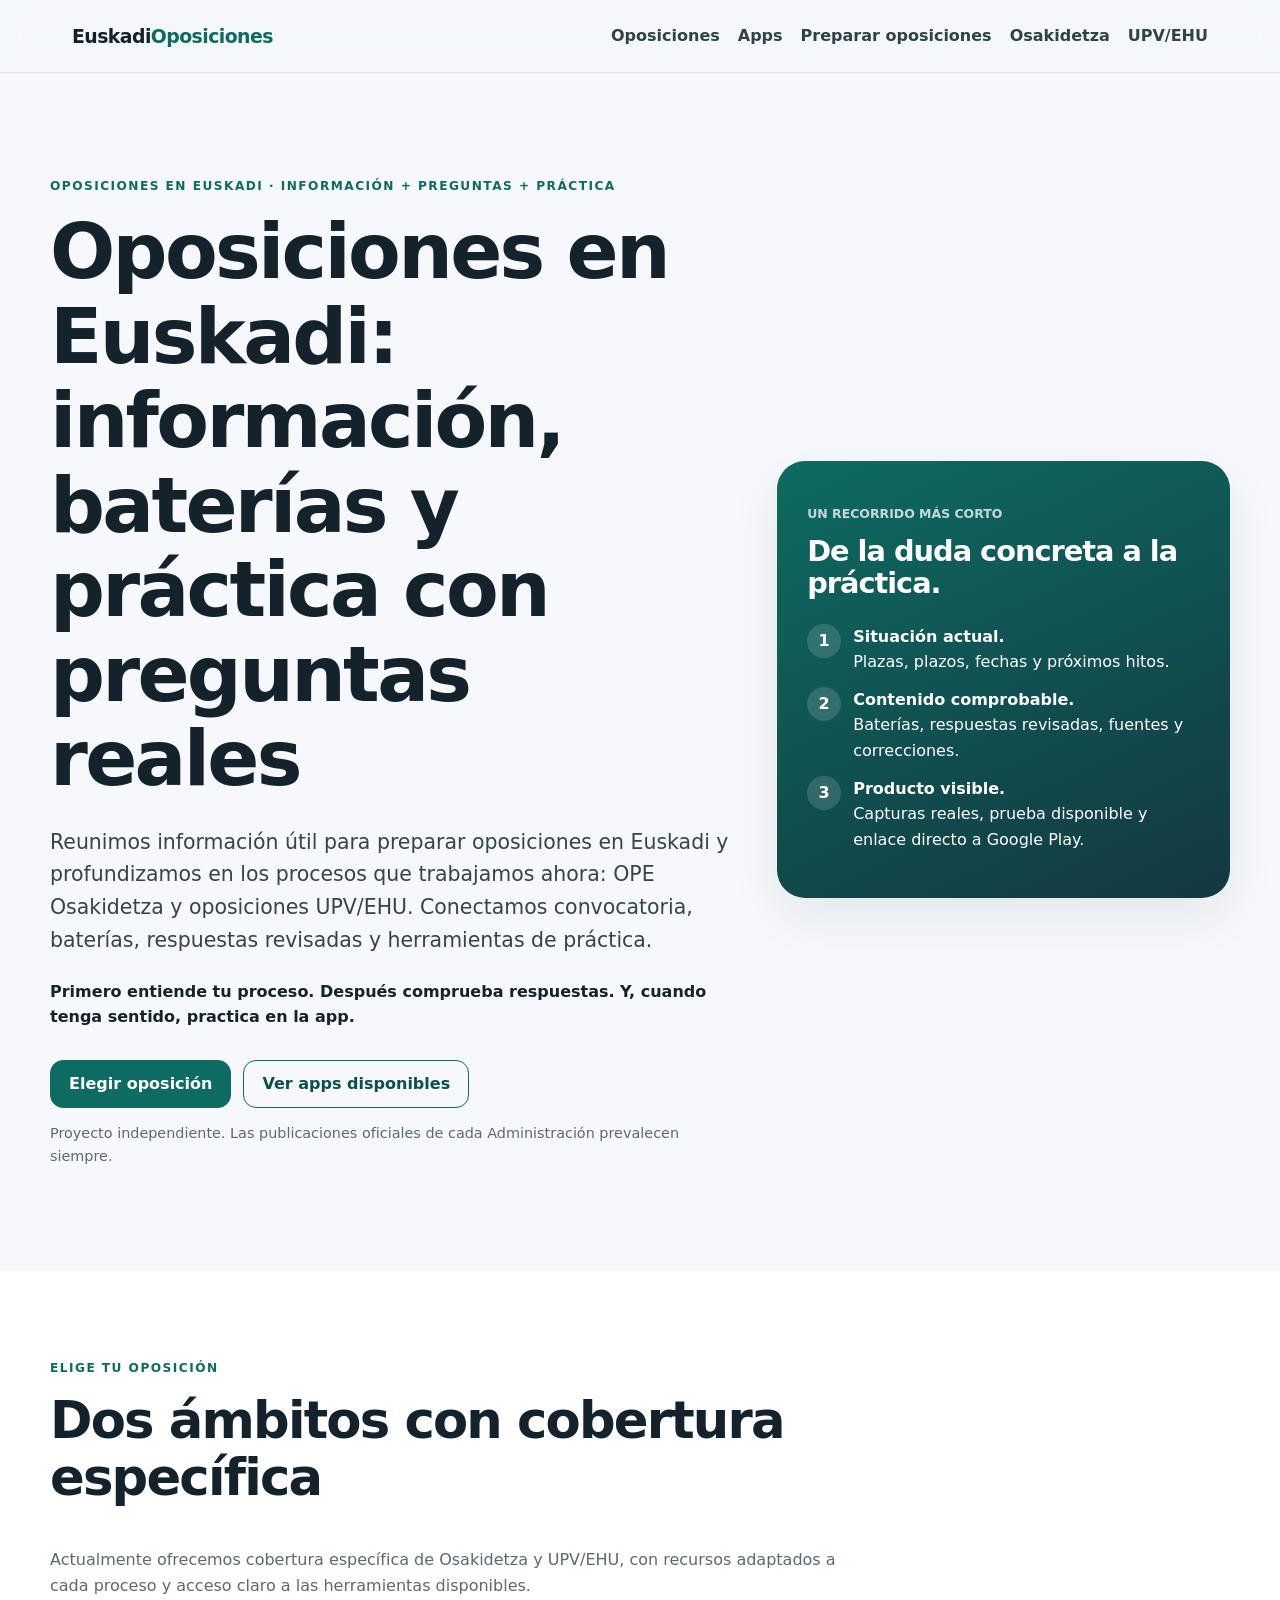
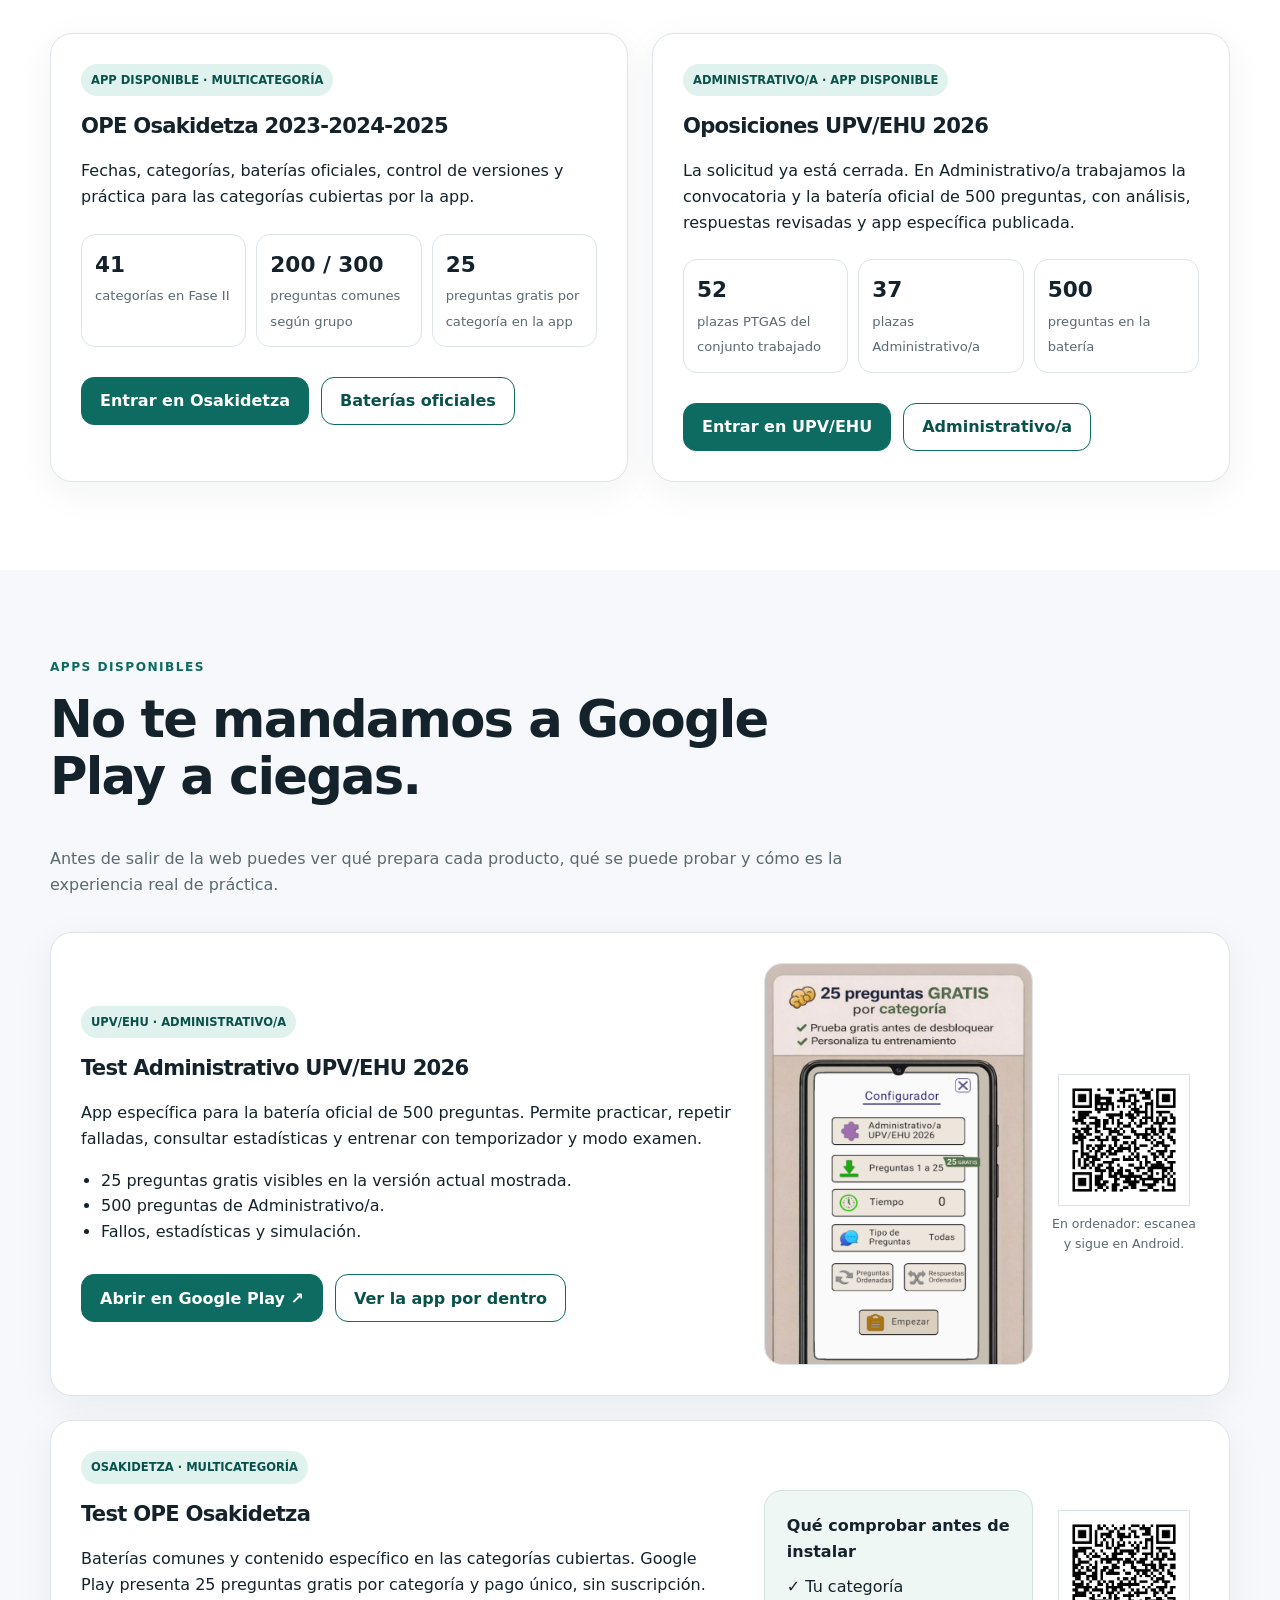
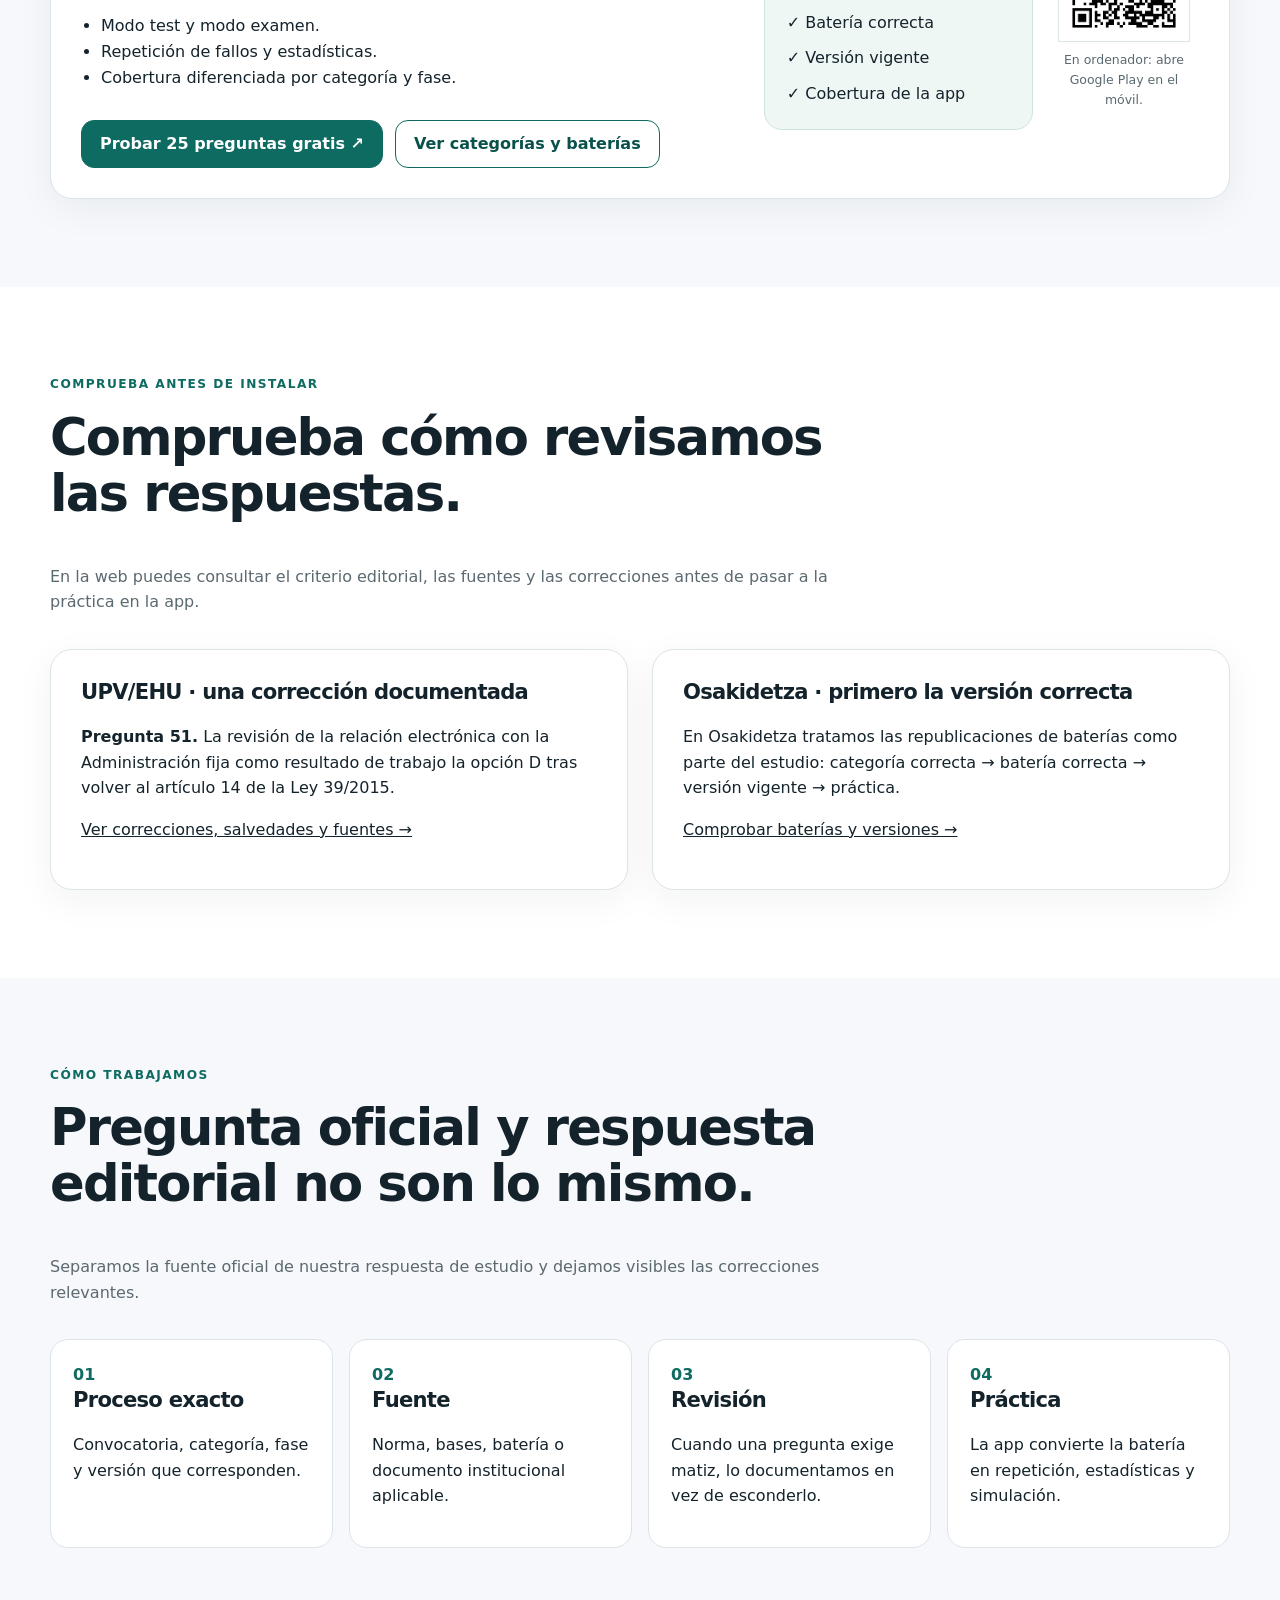
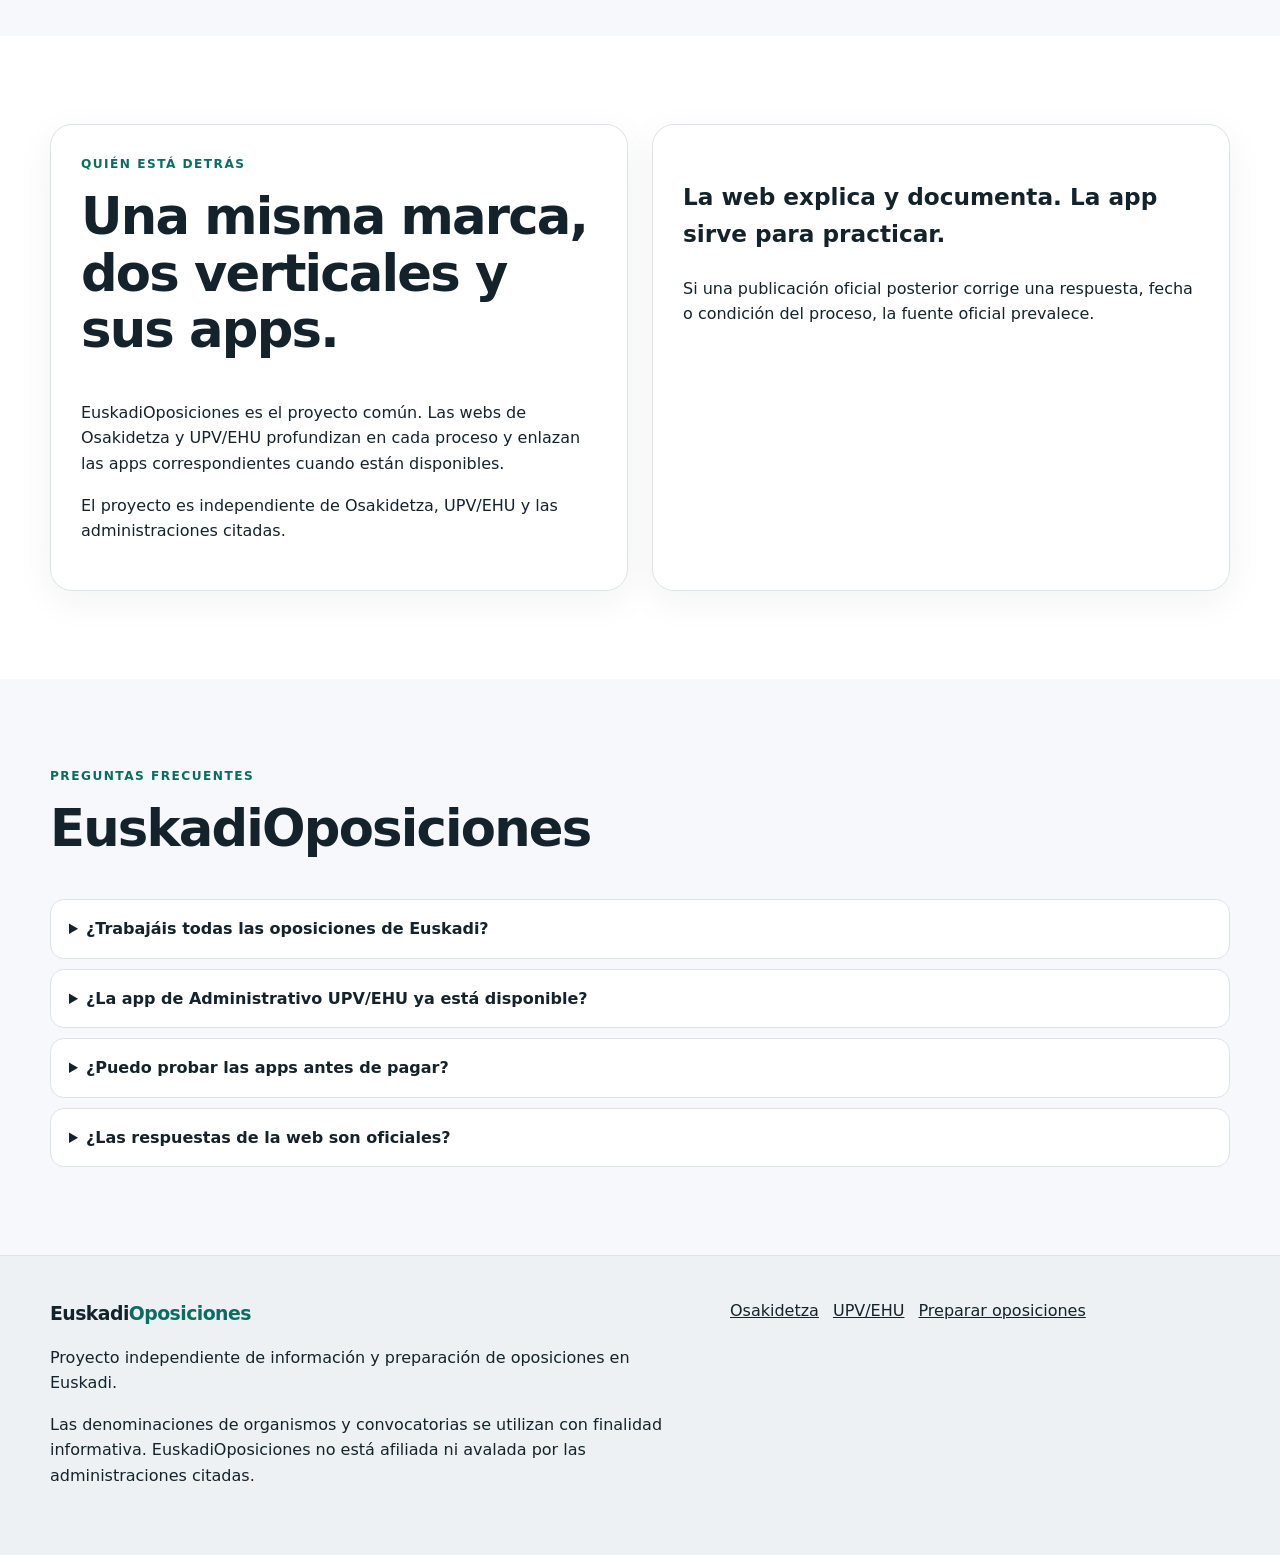
<file: index.html>
<!doctype html>
<html lang="es">
<head>
  <meta charset="utf-8">
  <meta name="viewport" content="width=device-width, initial-scale=1">
  <title>Oposiciones en Euskadi 2026 | Osakidetza, UPV/EHU y test</title>
  <meta name="description" content="Información y recursos para oposiciones en Euskadi 2026: OPE Osakidetza, UPV/EHU, baterías oficiales, preguntas reales, test, métricas y apps.">
  <link rel="canonical" href="https://euskadioposiciones.com/">
  <meta property="og:type" content="website"><meta property="og:site_name" content="EuskadiOposiciones">
  <meta property="og:title" content="Oposiciones en Euskadi 2026 | Osakidetza, UPV/EHU y test">
  <meta property="og:description" content="Información y recursos para oposiciones en Euskadi: Osakidetza, UPV/EHU, baterías oficiales, preguntas reales y test.">
  <meta property="og:url" content="https://euskadioposiciones.com/">
  <meta name="twitter:card" content="summary"><meta name="theme-color" content="#0e6b62">
  <link rel="icon" href="/favicon.svg" type="image/svg+xml"><link rel="manifest" href="/manifest.webmanifest">
  <link rel="stylesheet" href="/assets/styles.css">
  <script type="application/ld+json">{"@context":"https://schema.org","@type":"WebSite","name":"EuskadiOposiciones","url":"https://euskadioposiciones.com/","description":"Información, baterías, preguntas reales y práctica para oposiciones en Euskadi, con cobertura actual de Osakidetza y UPV/EHU.","inLanguage":"es","about":[{"@type":"Thing","name":"Osakidetza"},{"@type":"Thing","name":"UPV/EHU"}]}</script>
</head>
<body>
<a class="skip-link" href="#contenido">Saltar al contenido</a>
<header class="site-header"><div class="header-inner">
<a class="brand" href="/" aria-label="EuskadiOposiciones, inicio">Euskadi<span class="brand-dot">Oposiciones</span></a>
<button class="nav-toggle" type="button" aria-controls="nav-main" aria-expanded="false">Menú</button>
<nav class="nav-main" id="nav-main" aria-label="Navegación principal">
<a href="#oposiciones">Oposiciones</a><a href="#apps">Apps</a><a href="/preparar-oposiciones-euskadi/">Preparar oposiciones</a><a href="/opeosakidetza/">Osakidetza</a><a href="/upvehuoposicionesbateria/">UPV/EHU</a>
</nav></div></header>

<main id="contenido">
<section class="hero"><div class="hero-grid"><div>
<p class="eyebrow">Oposiciones en Euskadi · información + preguntas + práctica</p>
<h1>Oposiciones en Euskadi: información, baterías y práctica con preguntas reales</h1>
<p class="lead">Reunimos información útil para preparar oposiciones en Euskadi y profundizamos en los procesos que trabajamos ahora: OPE Osakidetza y oposiciones UPV/EHU. Conectamos convocatoria, baterías, respuestas revisadas y herramientas de práctica.</p>
<p class="hero-line">Primero entiende tu proceso. Después comprueba respuestas. Y, cuando tenga sentido, practica en la app.</p>
<div class="actions"><a class="btn btn--primary" href="#oposiciones">Elegir oposición</a><a class="btn btn--ghost" href="#apps">Ver apps disponibles</a></div>
<p class="microcopy">Proyecto independiente. Las publicaciones oficiales de cada Administración prevalecen siempre.</p>
</div><aside class="hero-panel"><p class="mini-label">Un recorrido más corto</p><h2>De la duda concreta a la práctica.</h2>
<ul class="signal-list"><li><span class="signal-num">1</span><span><strong>Situación actual.</strong><br>Plazas, plazos, fechas y próximos hitos.</span></li><li><span class="signal-num">2</span><span><strong>Contenido comprobable.</strong><br>Baterías, respuestas revisadas, fuentes y correcciones.</span></li><li><span class="signal-num">3</span><span><strong>Producto visible.</strong><br>Capturas reales, prueba disponible y enlace directo a Google Play.</span></li></ul></aside></div></section>

<section class="section section--surface" id="oposiciones"><div class="container">
<div class="section-intro"><p class="eyebrow">Elige tu oposición</p><h2>Dos ámbitos con cobertura específica</h2><p>Actualmente ofrecemos cobertura específica de Osakidetza y UPV/EHU, con recursos adaptados a cada proceso y acceso claro a las herramientas disponibles.</p></div>
<div class="ope-grid">
<article class="ope-card"><span class="status-badge">App disponible · multicategoría</span><h3>OPE Osakidetza 2023-2024-2025</h3><p>Fechas, categorías, baterías oficiales, control de versiones y práctica para las categorías cubiertas por la app.</p>
<div class="stat-row"><div class="stat"><strong>41</strong><span>categorías en Fase II</span></div><div class="stat"><strong>200 / 300</strong><span>preguntas comunes según grupo</span></div><div class="stat"><strong>25</strong><span>preguntas gratis por categoría en la app</span></div></div>
<div class="actions"><a class="btn btn--primary" href="/opeosakidetza/">Entrar en Osakidetza</a><a class="btn btn--ghost" href="/opeosakidetza/baterias-oficiales/">Baterías oficiales</a></div></article>
<article class="ope-card"><span class="status-badge">Administrativo/a · app disponible</span><h3>Oposiciones UPV/EHU 2026</h3><p>La solicitud ya está cerrada. En Administrativo/a trabajamos la convocatoria y la batería oficial de 500 preguntas, con análisis, respuestas revisadas y app específica publicada.</p>
<div class="stat-row"><div class="stat"><strong>52</strong><span>plazas PTGAS del conjunto trabajado</span></div><div class="stat"><strong>37</strong><span>plazas Administrativo/a</span></div><div class="stat"><strong>500</strong><span>preguntas en la batería</span></div></div>
<div class="actions"><a class="btn btn--primary" href="/upvehuoposicionesbateria/">Entrar en UPV/EHU</a><a class="btn btn--ghost" href="/upvehuoposicionesbateria/administrativo/">Administrativo/a</a></div></article>
</div></div></section>

<section class="section" id="apps"><div class="container">
<div class="section-intro"><p class="eyebrow">Apps disponibles</p><h2>No te mandamos a Google Play a ciegas.</h2><p>Antes de salir de la web puedes ver qué prepara cada producto, qué se puede probar y cómo es la experiencia real de práctica.</p></div>
<div class="product-showcase">
<article class="product-card"><div class="product-copy"><span class="status-badge">UPV/EHU · Administrativo/a</span><h3>Test Administrativo UPV/EHU 2026</h3><p>App específica para la batería oficial de 500 preguntas. Permite practicar, repetir falladas, consultar estadísticas y entrenar con temporizador y modo examen.</p>
<ul class="product-points"><li>25 preguntas gratis visibles en la versión actual mostrada.</li><li>500 preguntas de Administrativo/a.</li><li>Fallos, estadísticas y simulación.</li></ul>
<div class="actions"><a class="btn btn--primary" data-product="ehu" data-cta-position="product" href="https://play.google.com/store/apps/details?id=com.jocyf.opeupvehuadministrativo" target="_blank" rel="noopener">Abrir en Google Play ↗</a><a class="btn btn--ghost" href="/upvehuoposicionesbateria/administrativo/app-test-upv-ehu/">Ver la app por dentro</a></div></div>
<div class="product-visual"><img class="product-shot" src="/assets/img/ehu-app-25-gratis.webp" width="1280" height="1920" loading="lazy" decoding="async" alt="Captura real de Test Administrativo UPV/EHU con 25 preguntas gratis y configurador de test"><div class="qr-card"><img src="/assets/img/qr-ehu-play.png" width="231" height="231" loading="lazy" alt="Código QR para abrir Test Administrativo UPV/EHU en Google Play"><span>En ordenador: escanea y sigue en Android.</span></div></div></article>

<article class="product-card"><div class="product-copy"><span class="status-badge">Osakidetza · multicategoría</span><h3>Test OPE Osakidetza</h3><p>Baterías comunes y contenido específico en las categorías cubiertas. Google Play presenta 25 preguntas gratis por categoría y pago único, sin suscripción.</p>
<ul class="product-points"><li>Modo test y modo examen.</li><li>Repetición de fallos y estadísticas.</li><li>Cobertura diferenciada por categoría y fase.</li></ul>
<div class="actions"><a class="btn btn--primary" data-product="osakidetza" data-cta-position="product" href="https://play.google.com/store/apps/details?id=com.jocyf.opeosakidetzabateria" target="_blank" rel="noopener">Probar 25 preguntas gratis ↗</a><a class="btn btn--ghost" href="/opeosakidetza/">Ver categorías y baterías</a></div></div>
<div class="product-visual product-visual--simple"><div class="product-demo-card"><strong>Qué comprobar antes de instalar</strong><span>✓ Tu categoría</span><span>✓ Batería correcta</span><span>✓ Versión vigente</span><span>✓ Cobertura de la app</span></div><div class="qr-card"><img src="/assets/img/qr-osakidetza-play.png" width="231" height="231" loading="lazy" alt="Código QR para abrir Test OPE Osakidetza en Google Play"><span>En ordenador: abre Google Play en el móvil.</span></div></div></article>
</div></div></section>

<section class="section section--surface" id="prueba"><div class="container">
<div class="section-intro"><p class="eyebrow">Comprueba antes de instalar</p><h2>Comprueba cómo revisamos las respuestas.</h2><p>En la web puedes consultar el criterio editorial, las fuentes y las correcciones antes de pasar a la práctica en la app.</p></div>
<div class="analysis-grid"><article class="analysis-card"><h3>UPV/EHU · una corrección documentada</h3><p><strong>Pregunta 51.</strong> La revisión de la relación electrónica con la Administración fija como resultado de trabajo la opción D tras volver al artículo 14 de la Ley 39/2015.</p><p><a href="/upvehuoposicionesbateria/administrativo/preguntas-dudosas/">Ver correcciones, salvedades y fuentes →</a></p></article>
<article class="analysis-card"><h3>Osakidetza · primero la versión correcta</h3><p>En Osakidetza tratamos las republicaciones de baterías como parte del estudio: categoría correcta → batería correcta → versión vigente → práctica.</p><p><a href="/opeosakidetza/baterias-oficiales/">Comprobar baterías y versiones →</a></p></article></div></div></section>

<section class="section" id="metodo"><div class="container"><div class="section-intro"><p class="eyebrow">Cómo trabajamos</p><h2>Pregunta oficial y respuesta editorial no son lo mismo.</h2><p>Separamos la fuente oficial de nuestra respuesta de estudio y dejamos visibles las correcciones relevantes.</p></div>
<div class="method-grid"><article class="method-step"><span class="step-num">01</span><h3>Proceso exacto</h3><p>Convocatoria, categoría, fase y versión que corresponden.</p></article><article class="method-step"><span class="step-num">02</span><h3>Fuente</h3><p>Norma, bases, batería o documento institucional aplicable.</p></article><article class="method-step"><span class="step-num">03</span><h3>Revisión</h3><p>Cuando una pregunta exige matiz, lo documentamos en vez de esconderlo.</p></article><article class="method-step"><span class="step-num">04</span><h3>Práctica</h3><p>La app convierte la batería en repetición, estadísticas y simulación.</p></article></div></div></section>

<section class="section section--surface" id="independencia"><div class="container trust-grid"><article class="trust-card"><p class="eyebrow">Quién está detrás</p><h2>Una misma marca, dos verticales y sus apps.</h2><p>EuskadiOposiciones es el proyecto común. Las webs de Osakidetza y UPV/EHU profundizan en cada proceso y enlazan las apps correspondientes cuando están disponibles.</p><p>El proyecto es independiente de Osakidetza, UPV/EHU y las administraciones citadas.</p></article><aside class="trust-card"><p class="quote">La web explica y documenta. La app sirve para practicar.</p><p>Si una publicación oficial posterior corrige una respuesta, fecha o condición del proceso, la fuente oficial prevalece.</p></aside></div></section>

<section class="section"><div class="container"><div class="section-intro"><p class="eyebrow">Preguntas frecuentes</p><h2>EuskadiOposiciones</h2></div><div class="faq">
<details><summary>¿Trabajáis todas las oposiciones de Euskadi?</summary><p>No. Actualmente profundizamos en Osakidetza y UPV/EHU.</p></details>
<details><summary>¿La app de Administrativo UPV/EHU ya está disponible?</summary><p>Sí. Test Administrativo UPV/EHU está publicada en Google Play y la web específica muestra sus funciones y capturas reales.</p></details>
<details><summary>¿Puedo probar las apps antes de pagar?</summary><p>Las versiones actuales mostradas permiten probar 25 preguntas gratis. Las condiciones comerciales vigentes deben comprobarse en la ficha y dentro de cada app antes de comprar.</p></details>
<details><summary>¿Las respuestas de la web son oficiales?</summary><p>Solo se presentan como oficiales cuando existe una publicación oficial que lo permita. Las respuestas de estudio se identifican como editoriales o contrastadas.</p></details>
</div></div></section>
</main>
<footer class="site-footer"><div class="footer-inner"><div><a class="brand" href="/">Euskadi<span class="brand-dot">Oposiciones</span></a><p>Proyecto independiente de información y preparación de oposiciones en Euskadi.</p><p class="disclaimer">Las denominaciones de organismos y convocatorias se utilizan con finalidad informativa. EuskadiOposiciones no está afiliada ni avalada por las administraciones citadas.</p></div><nav class="footer-links"><a href="/opeosakidetza/">Osakidetza</a><a href="/upvehuoposicionesbateria/">UPV/EHU</a><a href="/preparar-oposiciones-euskadi/">Preparar oposiciones</a></nav></div></footer>
<script src="/assets/site.js"></script>
</body></html>
</file>
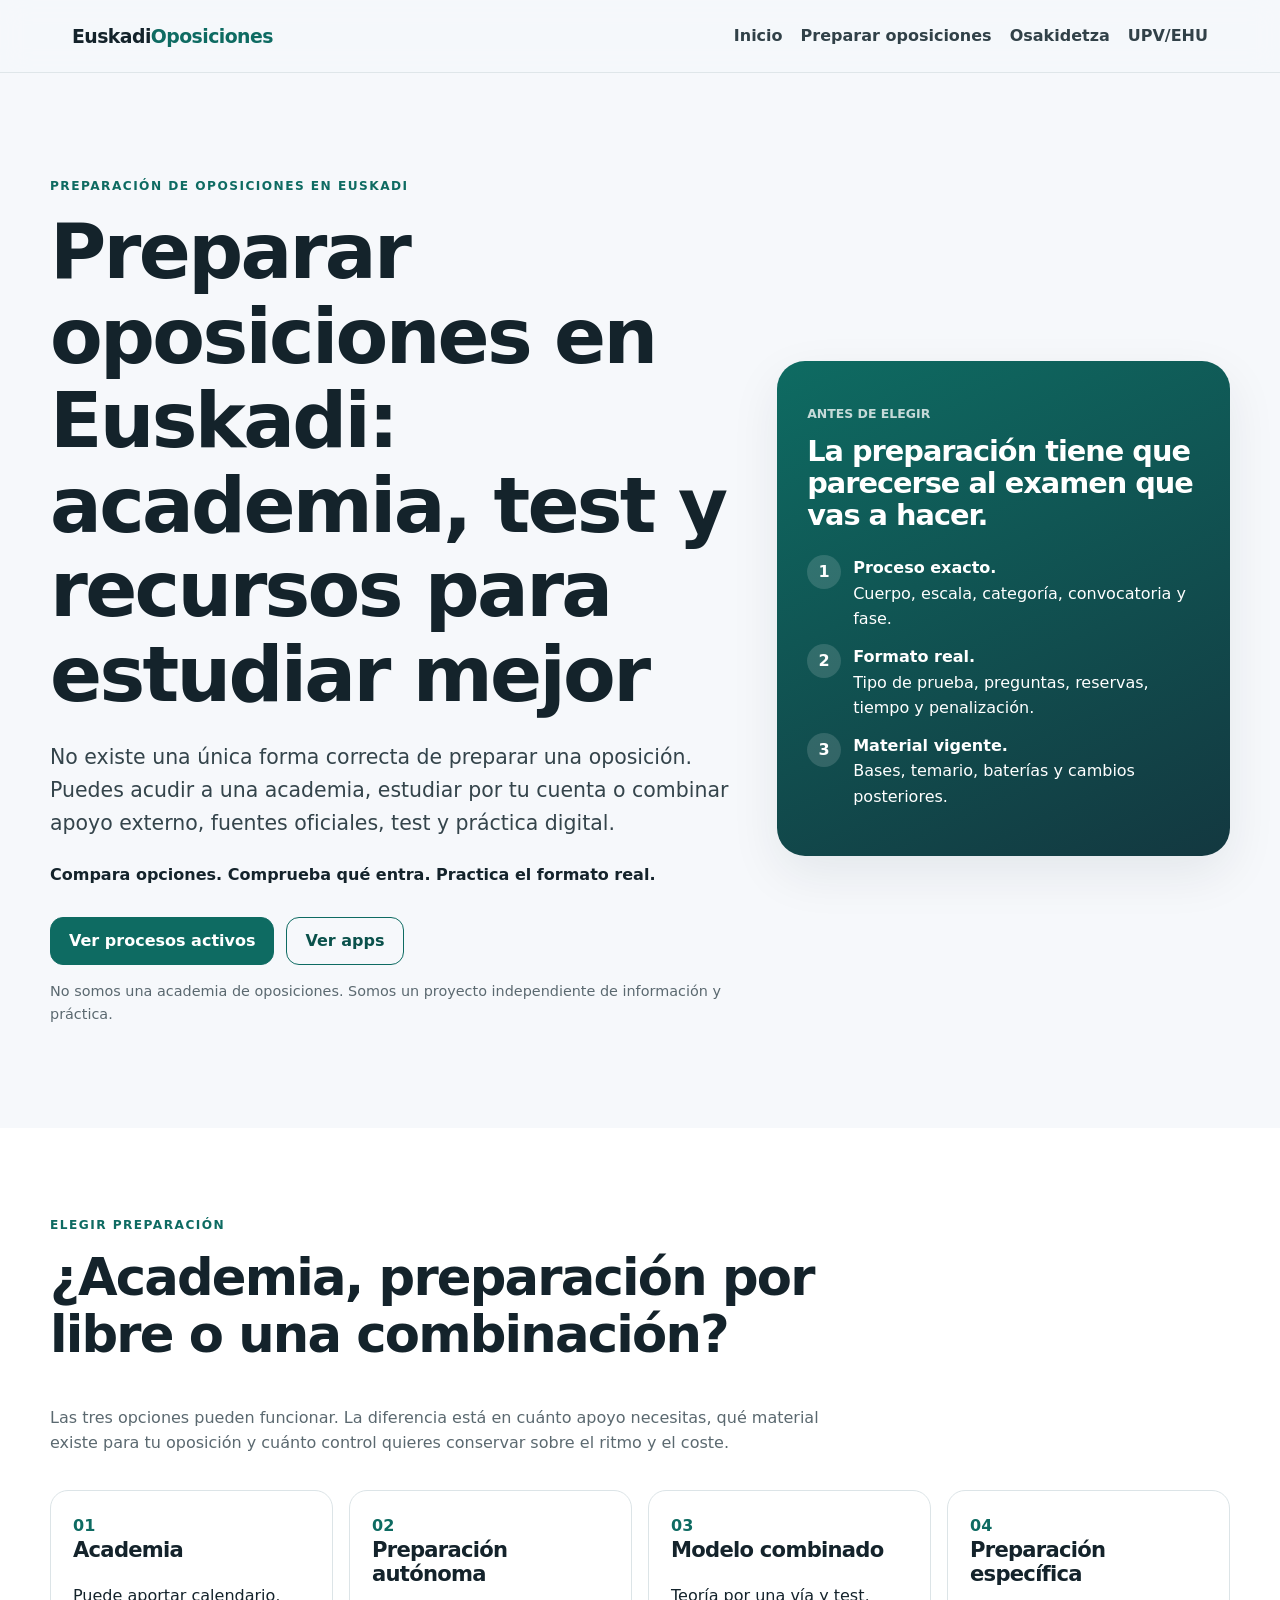
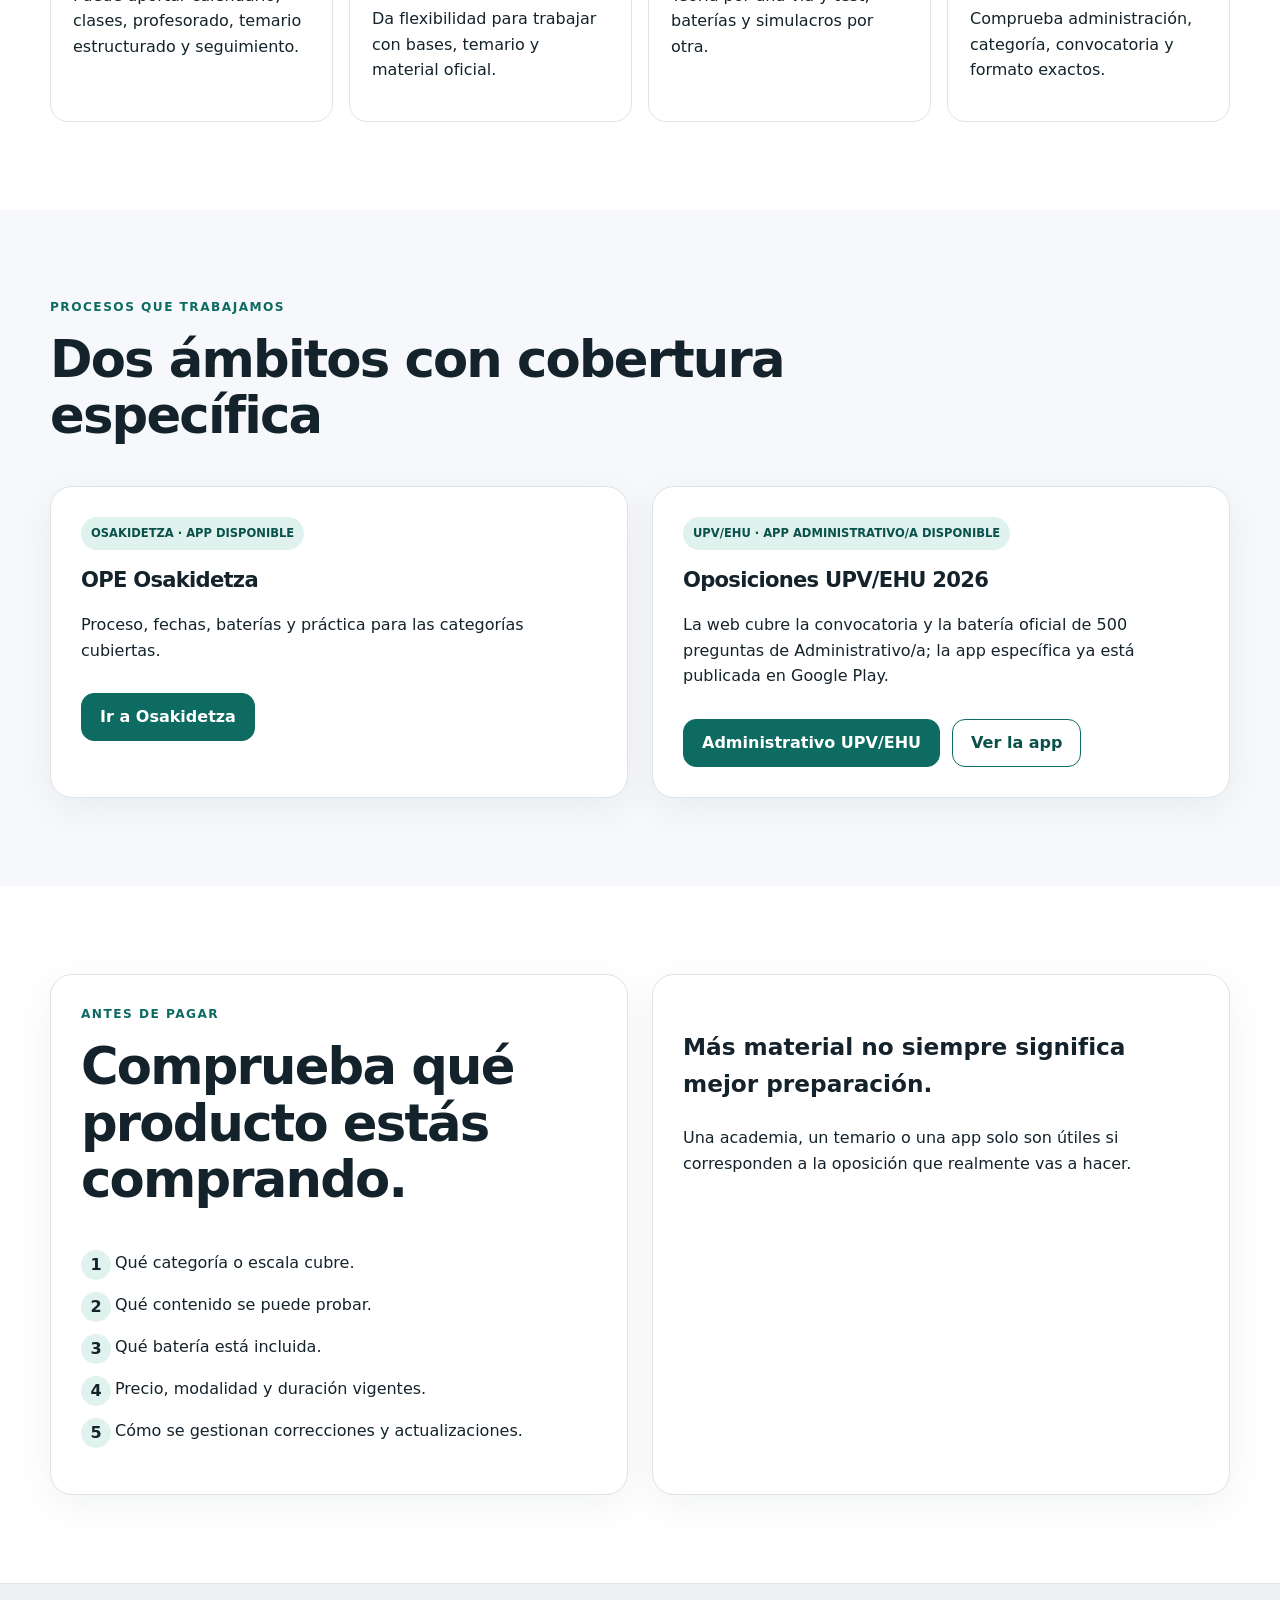
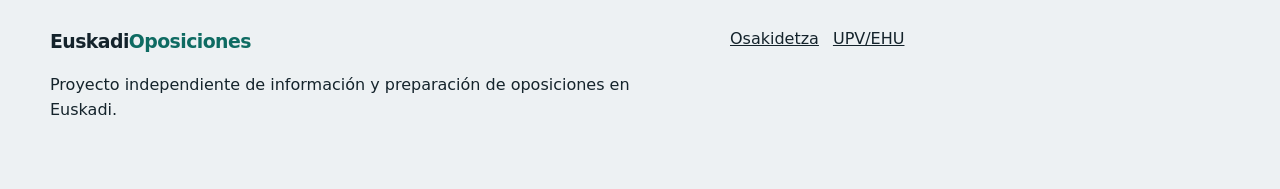
<file: preparar-oposiciones-euskadi/index.html>
<!doctype html><html lang="es"><head>
<meta charset="utf-8"><meta name="viewport" content="width=device-width, initial-scale=1">
<title>Preparar oposiciones en Euskadi | Academias, test y recursos</title>
<meta name="description" content="Guía para preparar oposiciones en Euskadi: qué ofrece una academia, cuándo estudiar por libre y cómo usar test, baterías oficiales y recursos digitales.">
<link rel="canonical" href="https://euskadioposiciones.com/preparar-oposiciones-euskadi/">
<meta property="og:type" content="article"><meta property="og:title" content="Preparar oposiciones en Euskadi | Academias, test y recursos"><meta property="og:url" content="https://euskadioposiciones.com/preparar-oposiciones-euskadi/">
<meta name="theme-color" content="#0e6b62"><link rel="icon" href="/favicon.svg" type="image/svg+xml"><link rel="manifest" href="/manifest.webmanifest"><link rel="stylesheet" href="/assets/styles.css">
</head><body>
<a class="skip-link" href="#contenido">Saltar al contenido</a>
<header class="site-header"><div class="header-inner"><a class="brand" href="/">Euskadi<span class="brand-dot">Oposiciones</span></a><button class="nav-toggle" type="button" aria-controls="nav-main" aria-expanded="false">Menú</button><nav class="nav-main" id="nav-main"><a href="/">Inicio</a><a href="/preparar-oposiciones-euskadi/" aria-current="page">Preparar oposiciones</a><a href="/opeosakidetza/">Osakidetza</a><a href="/upvehuoposicionesbateria/">UPV/EHU</a></nav></div></header>
<main id="contenido">
<section class="hero"><div class="hero-grid"><div><p class="eyebrow">Preparación de oposiciones en Euskadi</p><h1>Preparar oposiciones en Euskadi: academia, test y recursos para estudiar mejor</h1><p class="lead">No existe una única forma correcta de preparar una oposición. Puedes acudir a una academia, estudiar por tu cuenta o combinar apoyo externo, fuentes oficiales, test y práctica digital.</p><p class="hero-line">Compara opciones. Comprueba qué entra. Practica el formato real.</p><div class="actions"><a class="btn btn--primary" href="#procesos">Ver procesos activos</a><a class="btn btn--ghost" href="/#apps">Ver apps</a></div><p class="microcopy">No somos una academia de oposiciones. Somos un proyecto independiente de información y práctica.</p></div>
<aside class="hero-panel"><p class="mini-label">Antes de elegir</p><h2>La preparación tiene que parecerse al examen que vas a hacer.</h2><ul class="signal-list"><li><span class="signal-num">1</span><span><strong>Proceso exacto.</strong><br>Cuerpo, escala, categoría, convocatoria y fase.</span></li><li><span class="signal-num">2</span><span><strong>Formato real.</strong><br>Tipo de prueba, preguntas, reservas, tiempo y penalización.</span></li><li><span class="signal-num">3</span><span><strong>Material vigente.</strong><br>Bases, temario, baterías y cambios posteriores.</span></li></ul></aside></div></section>
<section class="section section--surface"><div class="container"><div class="section-intro"><p class="eyebrow">Elegir preparación</p><h2>¿Academia, preparación por libre o una combinación?</h2><p>Las tres opciones pueden funcionar. La diferencia está en cuánto apoyo necesitas, qué material existe para tu oposición y cuánto control quieres conservar sobre el ritmo y el coste.</p></div><div class="method-grid"><article class="method-step"><span class="step-num">01</span><h3>Academia</h3><p>Puede aportar calendario, clases, profesorado, temario estructurado y seguimiento.</p></article><article class="method-step"><span class="step-num">02</span><h3>Preparación autónoma</h3><p>Da flexibilidad para trabajar con bases, temario y material oficial.</p></article><article class="method-step"><span class="step-num">03</span><h3>Modelo combinado</h3><p>Teoría por una vía y test, baterías y simulacros por otra.</p></article><article class="method-step"><span class="step-num">04</span><h3>Preparación específica</h3><p>Comprueba administración, categoría, convocatoria y formato exactos.</p></article></div></div></section>
<section class="section" id="procesos"><div class="container"><div class="section-intro"><p class="eyebrow">Procesos que trabajamos</p><h2>Dos ámbitos con cobertura específica</h2></div><div class="ope-grid"><article class="ope-card"><span class="status-badge">Osakidetza · app disponible</span><h3>OPE Osakidetza</h3><p>Proceso, fechas, baterías y práctica para las categorías cubiertas.</p><div class="actions"><a class="btn btn--primary" href="/opeosakidetza/">Ir a Osakidetza</a></div></article><article class="ope-card"><span class="status-badge">UPV/EHU · app Administrativo/a disponible</span><h3>Oposiciones UPV/EHU 2026</h3><p>La web cubre la convocatoria y la batería oficial de 500 preguntas de Administrativo/a; la app específica ya está publicada en Google Play.</p><div class="actions"><a class="btn btn--primary" href="/upvehuoposicionesbateria/administrativo/">Administrativo UPV/EHU</a><a class="btn btn--ghost" href="/upvehuoposicionesbateria/administrativo/app-test-upv-ehu/">Ver la app</a></div></article></div></div></section>
<section class="section section--surface"><div class="container trust-grid"><article class="trust-card"><p class="eyebrow">Antes de pagar</p><h2>Comprueba qué producto estás comprando.</h2><ul class="numbered"><li>Qué categoría o escala cubre.</li><li>Qué contenido se puede probar.</li><li>Qué batería está incluida.</li><li>Precio, modalidad y duración vigentes.</li><li>Cómo se gestionan correcciones y actualizaciones.</li></ul></article><aside class="trust-card"><p class="quote">Más material no siempre significa mejor preparación.</p><p>Una academia, un temario o una app solo son útiles si corresponden a la oposición que realmente vas a hacer.</p></aside></div></section>
</main><footer class="site-footer"><div class="footer-inner"><div><a class="brand" href="/">Euskadi<span class="brand-dot">Oposiciones</span></a><p>Proyecto independiente de información y preparación de oposiciones en Euskadi.</p></div><nav class="footer-links"><a href="/opeosakidetza/">Osakidetza</a><a href="/upvehuoposicionesbateria/">UPV/EHU</a></nav></div></footer><script src="/assets/site.js"></script></body></html>
</file>
<file: assets/styles.css>
:root{--bg:#f6f8fb;--surface:#fff;--ink:#14232b;--muted:#5b6970;--line:#dce4e7;--brand:#0e6b62;--brand-strong:#0a514b;--accent:#dff2ed;--shadow:0 18px 50px rgba(18,39,48,.08);--radius:22px;--max:1180px}
*{box-sizing:border-box}html{scroll-behavior:smooth}body{margin:0;font-family:Inter,ui-sans-serif,system-ui,-apple-system,BlinkMacSystemFont,"Segoe UI",sans-serif;color:var(--ink);background:var(--bg);line-height:1.6}a{color:inherit}img,svg{max-width:100%}.skip-link{position:absolute;left:12px;top:-60px;z-index:999;padding:10px 14px;border-radius:10px;background:var(--ink);color:#fff}.skip-link:focus{top:12px}.site-header{position:sticky;top:0;z-index:50;backdrop-filter:blur(14px);background:rgba(246,248,251,.9);border-bottom:1px solid rgba(220,228,231,.9)}.header-inner{max-width:var(--max);margin:auto;min-height:72px;padding:0 22px;display:flex;align-items:center;justify-content:space-between;gap:24px}.brand{text-decoration:none;font-weight:800;letter-spacing:-.03em;font-size:1.18rem}.brand-dot{color:var(--brand)}.nav-toggle{display:none;border:1px solid var(--line);border-radius:12px;background:var(--surface);padding:9px 12px;font:inherit}.nav-main{display:flex;align-items:center;gap:18px}.nav-main a{text-decoration:none;font-weight:650;color:#314148}.section{padding:88px 22px}.section--surface{background:var(--surface)}.container{max-width:var(--max);margin:auto}.hero{padding:104px 22px 88px}.hero-grid{max-width:var(--max);margin:auto;display:grid;grid-template-columns:minmax(0,1.2fr) minmax(320px,.8fr);gap:48px;align-items:center}.eyebrow{margin:0 0 14px;text-transform:uppercase;letter-spacing:.12em;font-weight:800;font-size:.76rem;color:var(--brand)}h1,h2,h3{line-height:1.1;margin-top:0;letter-spacing:-.035em}h1{font-size:clamp(2.6rem,6vw,5.3rem);margin-bottom:24px}h2{font-size:clamp(2rem,4vw,3.45rem)}h3{font-size:1.32rem}.lead{font-size:clamp(1.08rem,1.6vw,1.3rem);color:#34444b}.hero-line{margin-top:22px;font-weight:760}.actions{display:flex;flex-wrap:wrap;gap:12px;margin-top:30px}.btn{display:inline-flex;align-items:center;justify-content:center;min-height:48px;padding:0 18px;border-radius:13px;font-weight:760;text-decoration:none;border:1px solid var(--brand)}.btn--primary{background:var(--brand);color:#fff}.btn--ghost{color:var(--brand-strong)}.hero-panel{background:linear-gradient(155deg,#0e6b62,#133840);color:#fff;border-radius:28px;padding:30px;box-shadow:var(--shadow)}.hero-panel h2{font-size:1.8rem}.mini-label{opacity:.76;text-transform:uppercase;font-size:.78rem;font-weight:800}.signal-list{list-style:none;padding:0;display:grid;gap:12px}.signal-list li{display:grid;grid-template-columns:34px 1fr;gap:12px}.signal-num{width:34px;height:34px;border-radius:50%;background:rgba(255,255,255,.14);display:grid;place-items:center;font-weight:800}.microcopy{color:var(--muted);font-size:.9rem}.section-intro{max-width:820px;margin-bottom:34px}.section-intro p:last-child{color:var(--muted)}.ope-grid,.analysis-grid{display:grid;grid-template-columns:repeat(2,minmax(0,1fr));gap:24px}.ope-card,.trust-card,.analysis-card,.product-card{background:#fff;border:1px solid var(--line);border-radius:var(--radius);padding:30px;box-shadow:0 10px 38px rgba(20,35,43,.055)}.status-badge{display:inline-flex;font-weight:800;font-size:.72rem;text-transform:uppercase;border-radius:999px;padding:7px 10px;margin-bottom:18px;background:var(--accent);color:var(--brand-strong)}.stat-row{display:grid;grid-template-columns:repeat(3,1fr);gap:10px;margin:24px 0}.stat{border:1px solid var(--line);border-radius:14px;padding:13px}.stat strong{display:block;font-size:1.35rem}.stat span{color:var(--muted);font-size:.82rem}.product-showcase{display:grid;gap:24px}.product-card{display:grid;grid-template-columns:minmax(0,1.2fr) minmax(280px,.8fr);gap:30px;align-items:center}.product-points{padding-left:20px}.product-visual{display:grid;grid-template-columns:minmax(0,1fr) 150px;gap:16px;align-items:center}.product-shot{display:block;width:100%;height:auto;max-height:520px;object-fit:contain;border-radius:18px;border:1px solid var(--line)}.product-demo-card{display:grid;gap:10px;padding:22px;border-radius:18px;background:#eff7f5;border:1px solid #cfe3df}.qr-card{display:grid;gap:8px;text-align:center;font-size:.78rem;color:var(--muted)}.qr-card img{width:132px;height:132px;margin:auto;border:1px solid var(--line);padding:5px;background:#fff}.method-grid{display:grid;grid-template-columns:repeat(4,1fr);gap:16px}.method-step{background:#fff;border:1px solid var(--line);border-radius:18px;padding:22px}.step-num{color:var(--brand);font-weight:850}.trust-grid{display:grid;grid-template-columns:1fr 1fr;gap:24px}.numbered{counter-reset:x;list-style:none;padding:0;display:grid;gap:12px}.numbered li{counter-increment:x;display:grid;grid-template-columns:34px 1fr}.numbered li:before{content:counter(x);width:30px;height:30px;display:grid;place-items:center;border-radius:50%;background:var(--accent);font-weight:850}.quote{font-size:1.45rem;font-weight:800}.faq{display:grid;gap:10px}details{background:#fff;border:1px solid var(--line);border-radius:14px;padding:16px 18px}summary{cursor:pointer;font-weight:760}.site-footer{padding:42px 22px 50px;border-top:1px solid var(--line);background:#edf1f3}.footer-inner{max-width:var(--max);margin:auto;display:grid;grid-template-columns:1.3fr 1fr;gap:30px}.footer-links{display:flex;flex-wrap:wrap;gap:14px}
@media(max-width:920px){.hero-grid,.trust-grid,.product-card{grid-template-columns:1fr}.method-grid{grid-template-columns:repeat(2,1fr)}.nav-toggle{display:inline-flex}.nav-main{position:absolute;top:72px;left:16px;right:16px;display:none;flex-direction:column;align-items:stretch;background:#fff;padding:8px;border:1px solid var(--line);border-radius:16px}.nav-main.is-open{display:flex}.product-visual{grid-template-columns:minmax(0,1fr) 150px}}
@media(max-width:720px){.ope-grid,.analysis-grid,.method-grid,.footer-inner{grid-template-columns:1fr}.product-visual{grid-template-columns:1fr}.qr-card{display:none}.stat-row{grid-template-columns:1fr 1fr}.section{padding:64px 22px}}
</file>
